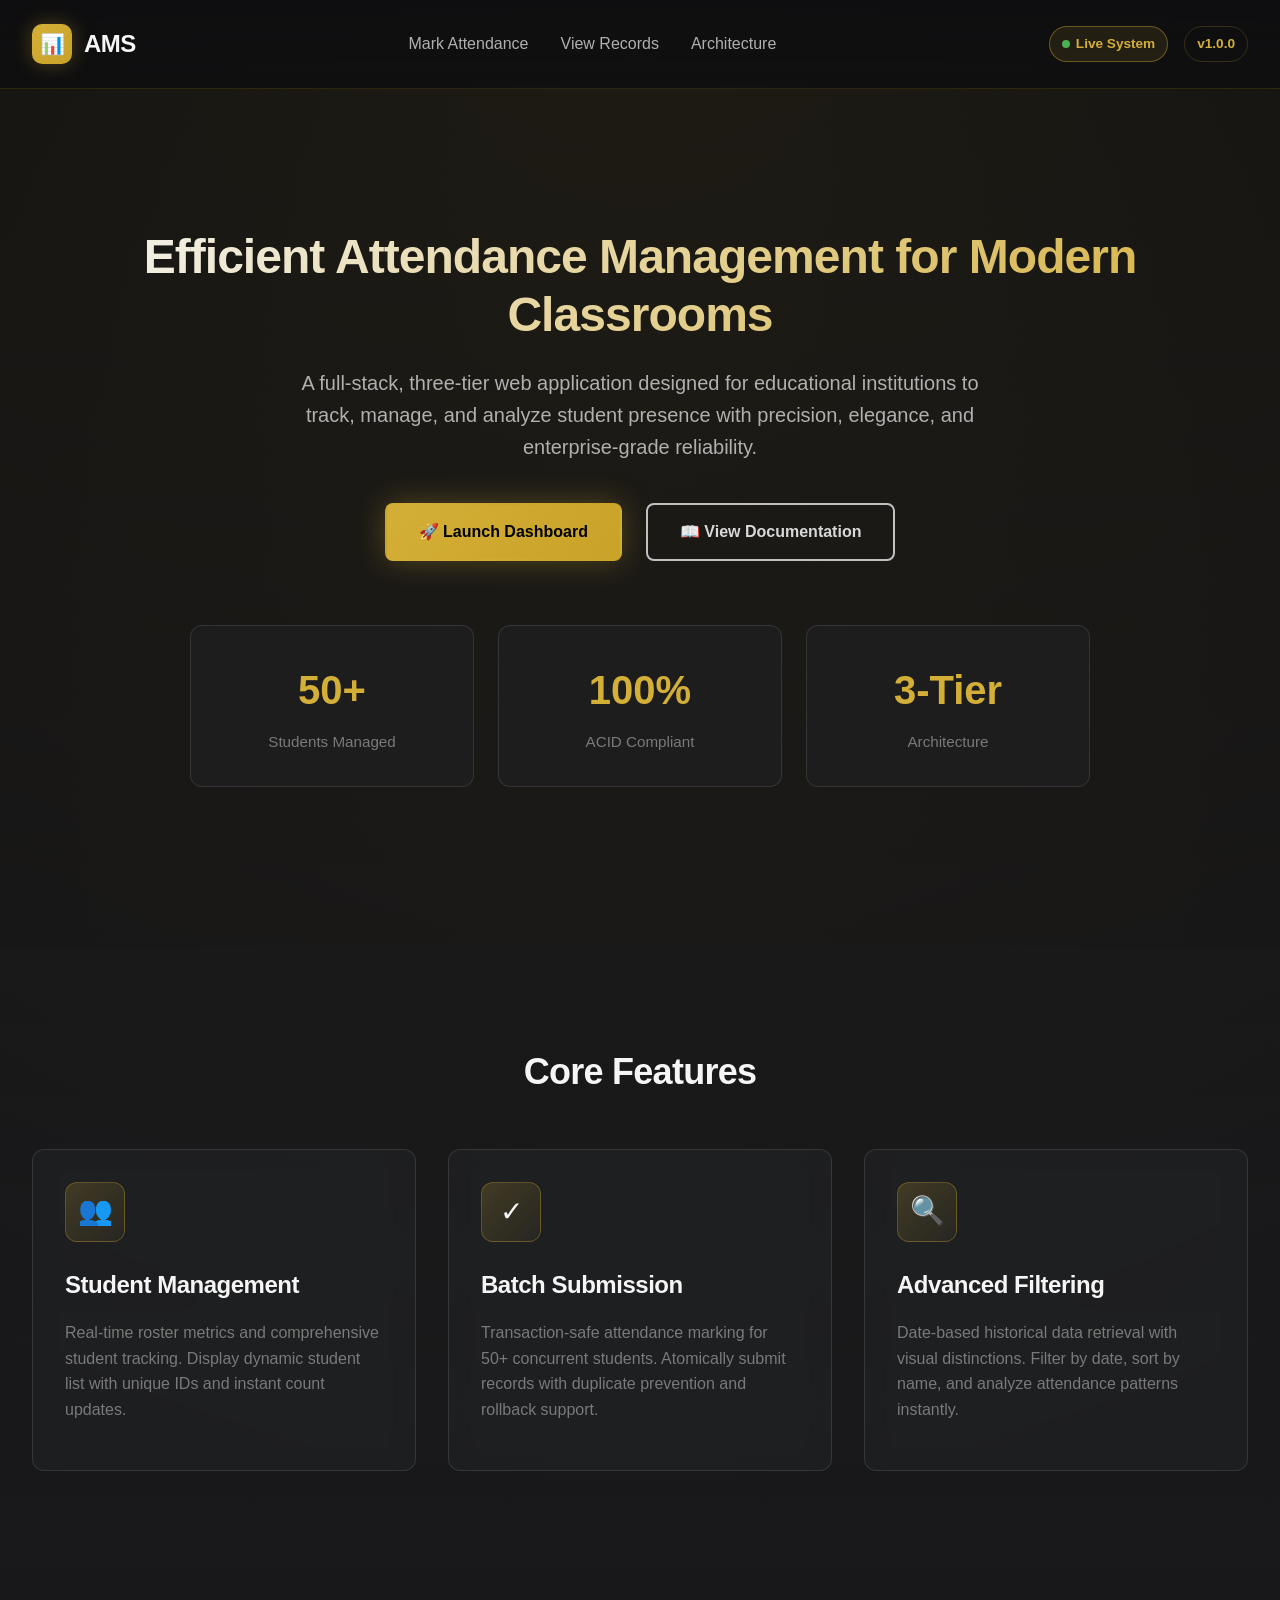
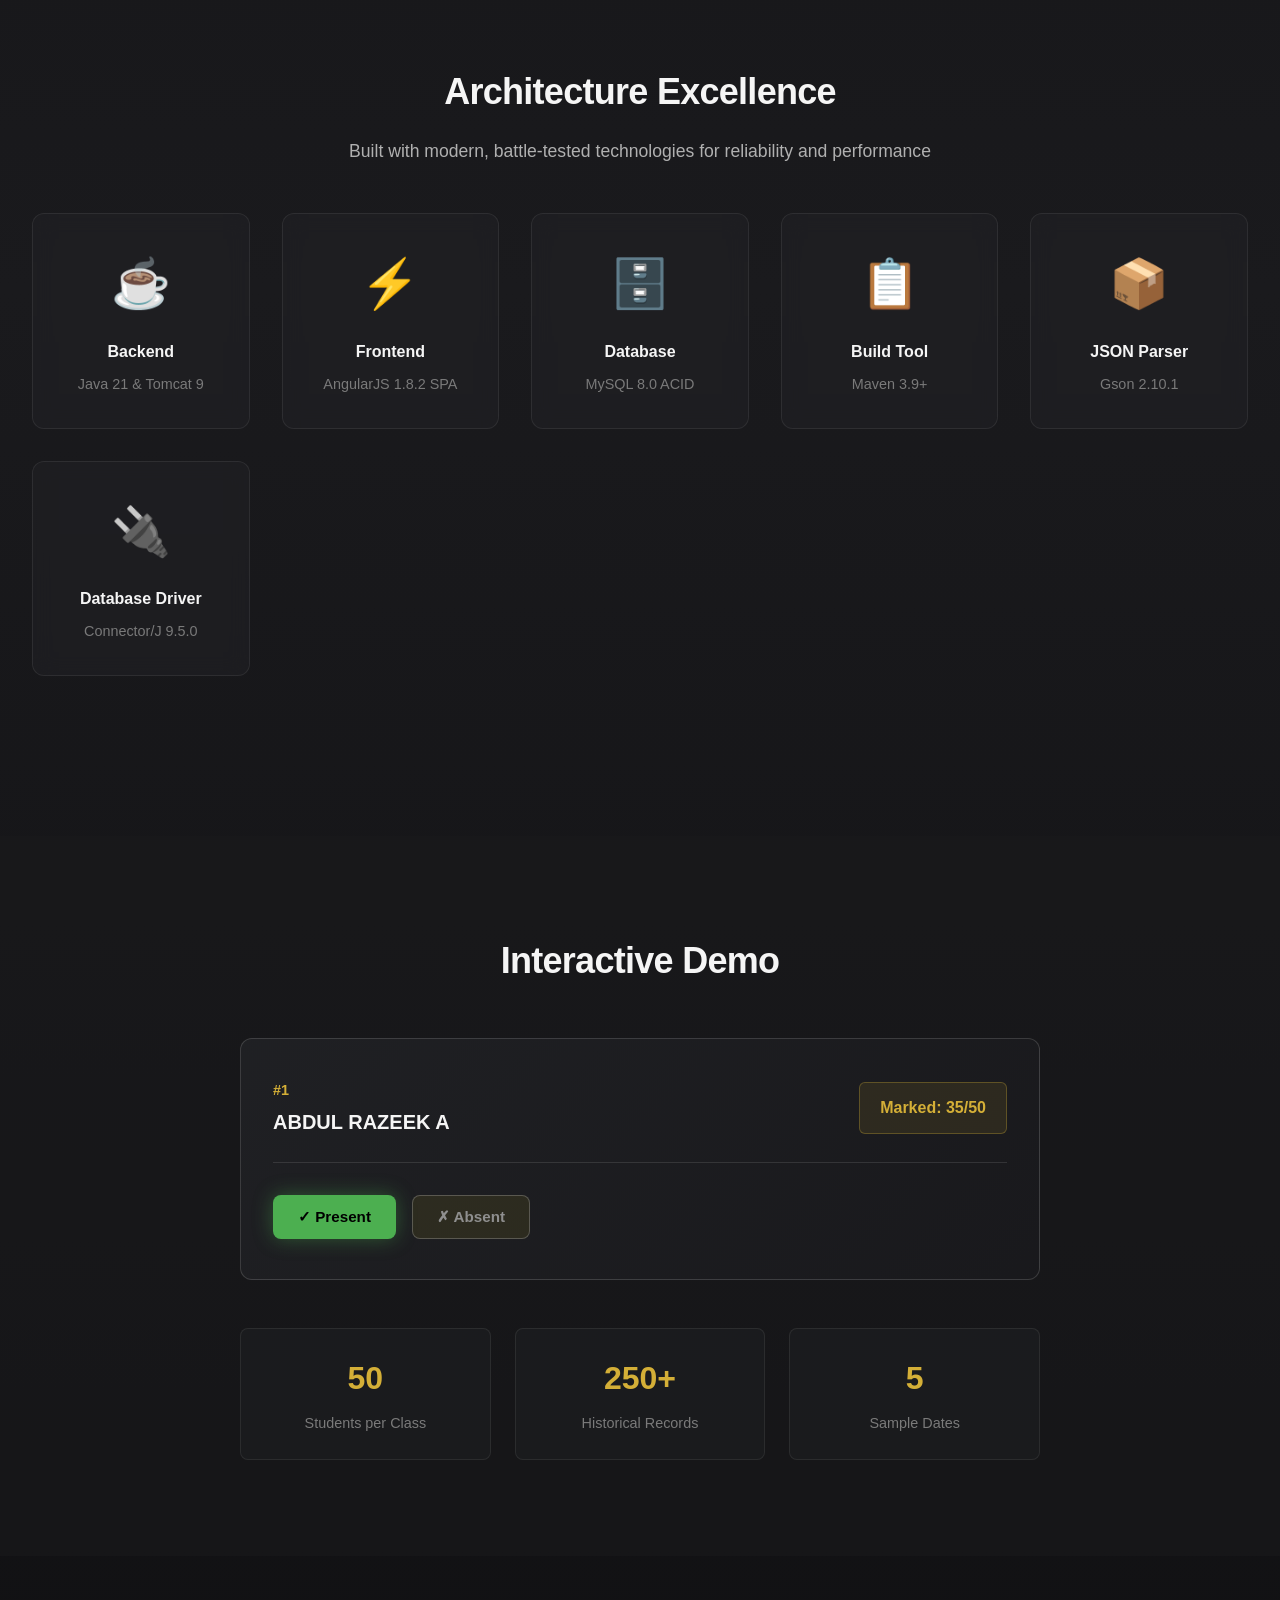
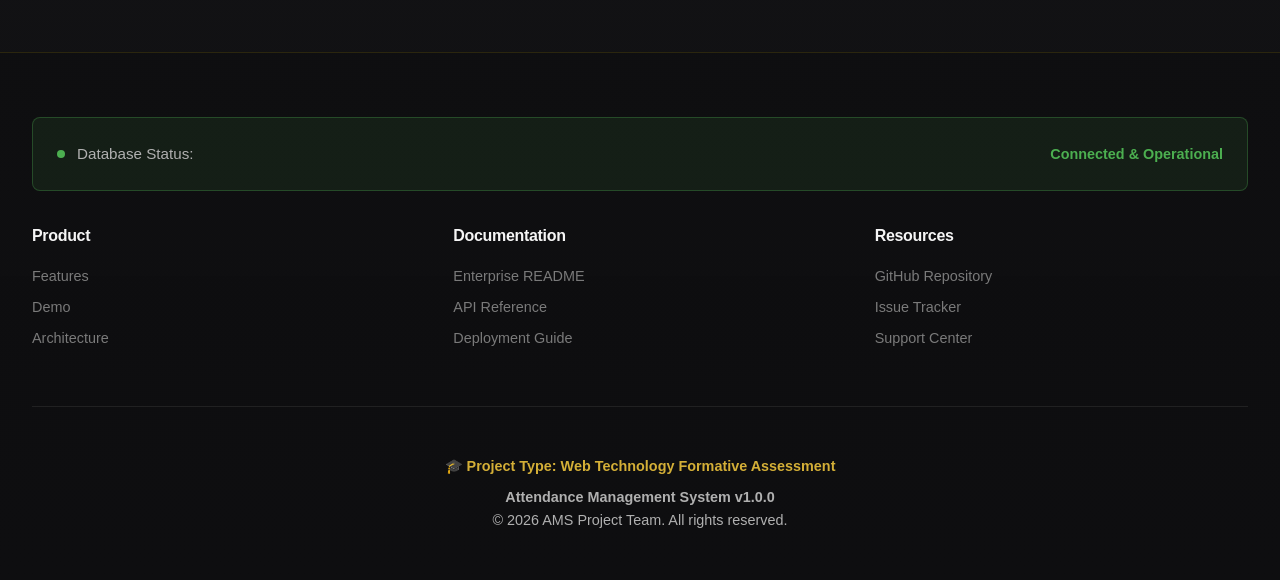
<file: src/main/webapp/landing.html>
<!DOCTYPE html>
<html lang="en">
<head>
    <meta charset="UTF-8">
    <meta name="viewport" content="width=device-width, initial-scale=1.0">
    <title>AMS | Attendance Management System - Enterprise Solution</title>
    <link rel="icon" type="image/png" href="favicon.png">
    <style>
        /* ===== CSS VARIABLES: 60:30:10 Color Palette ===== */
        :root {
            /* Primary (60%) - Deep Charcoal */
            --primary-bg: #0E0E10;
            --primary-bg-2: #1A1A1D;
            --primary-bg-3: #222326;

            /* Secondary (30%) - Silver/Platinum */
            --secondary-main: #C0C0C0;
            --secondary-soft: #D9D9D9;
            --secondary-muted: #8F8F8F;
            --secondary-light: #E8E8E8;

            /* Accent (10%) - Gold/Amber */
            --accent-main: #D4AF37;
            --accent-hover: #C9A227;
            --accent-glow: #FFD700;
            --accent-dim: #8B7D1F;

            /* Text Colors */
            --text-primary: #F5F5F5;
            --text-secondary: #B0B0B0;
            --text-muted: #7A7A7A;

            /* Semantic Colors */
            --success: #4CAF50;
            --success-dim: #2E7D32;
            --error: #F44336;
            --warning: #FFC107;
        }

        /* ===== GLOBAL STYLES ===== */
        * {
            margin: 0;
            padding: 0;
            box-sizing: border-box;
        }

        html {
            scroll-behavior: smooth;
        }

        body {
            font-family: -apple-system, BlinkMacSystemFont, "Segoe UI", Roboto, Oxygen, Ubuntu, Cantarell, sans-serif;
            background: radial-gradient(circle at top, rgba(212, 175, 55, 0.08), transparent 40%), 
                        linear-gradient(180deg, var(--primary-bg) 0%, var(--primary-bg-2) 50%, var(--primary-bg) 100%);
            color: var(--text-primary);
            line-height: 1.6;
            overflow-x: hidden;
        }

        /* Smooth scrollbar */
        ::-webkit-scrollbar {
            width: 12px;
        }

        ::-webkit-scrollbar-track {
            background: var(--primary-bg-2);
        }

        ::-webkit-scrollbar-thumb {
            background: var(--accent-main);
            border-radius: 6px;
        }

        ::-webkit-scrollbar-thumb:hover {
            background: var(--accent-hover);
        }

        /* ===== TYPOGRAPHY ===== */
        h1, h2, h3, h4, h5, h6 {
            font-weight: 700;
            letter-spacing: -0.02em;
        }

        h1 {
            font-size: 3rem;
            line-height: 1.2;
        }

        h2 {
            font-size: 2.25rem;
            margin-bottom: 1.5rem;
        }

        h3 {
            font-size: 1.5rem;
            margin-bottom: 1rem;
        }

        p {
            color: var(--text-secondary);
            margin-bottom: 1rem;
        }

        /* ===== UTILITIES ===== */
        .container {
            max-width: 1400px;
            margin: 0 auto;
            padding: 0 2rem;
        }

        .section {
            padding: 6rem 0;
        }

        .grid {
            display: grid;
            gap: 2rem;
        }

        .grid-2 {
            grid-template-columns: repeat(auto-fit, minmax(350px, 1fr));
        }

        .grid-3 {
            grid-template-columns: repeat(auto-fit, minmax(300px, 1fr));
        }

        /* ===== BUTTONS ===== */
        .btn {
            display: inline-flex;
            align-items: center;
            justify-content: center;
            padding: 14px 32px;
            border-radius: 8px;
            font-size: 1rem;
            font-weight: 600;
            cursor: pointer;
            transition: all 0.3s cubic-bezier(0.25, 0.46, 0.45, 0.94);
            text-decoration: none;
            border: 2px solid transparent;
            white-space: nowrap;
            gap: 8px;
        }

        .btn-primary {
            background: linear-gradient(135deg, var(--accent-main), var(--accent-hover));
            color: #000;
            box-shadow: 0 0 30px rgba(212, 175, 55, 0.3);
            border: 2px solid transparent;
        }

        .btn-primary:hover {
            transform: translateY(-3px);
            box-shadow: 0 10px 40px rgba(212, 175, 55, 0.5);
            background: linear-gradient(135deg, var(--accent-glow), var(--accent-main));
        }

        .btn-secondary {
            background: transparent;
            color: var(--secondary-soft);
            border: 2px solid var(--secondary-main);
        }

        .btn-secondary:hover {
            background: rgba(192, 192, 192, 0.1);
            color: var(--accent-main);
            border-color: var(--accent-main);
            box-shadow: 0 0 20px rgba(212, 175, 55, 0.2);
        }

        .btn:disabled {
            opacity: 0.5;
            cursor: not-allowed;
        }

        /* ===== CARDS (GLASSMORPHISM) ===== */
        .card {
            background: rgba(34, 35, 38, 0.6);
            backdrop-filter: blur(10px);
            border: 1px solid rgba(192, 192, 192, 0.15);
            border-radius: 12px;
            padding: 2rem;
            transition: all 0.3s ease;
            position: relative;
            overflow: hidden;
        }

        .card::before {
            content: '';
            position: absolute;
            top: 0;
            left: 0;
            right: 0;
            height: 1px;
            background: linear-gradient(90deg, transparent, rgba(212, 175, 55, 0.3), transparent);
            opacity: 0;
            transition: opacity 0.3s ease;
        }

        .card:hover {
            background: rgba(34, 35, 38, 0.8);
            border-color: rgba(192, 192, 192, 0.35);
            transform: translateY(-8px);
            box-shadow: 0 20px 40px rgba(0, 0, 0, 0.4);
        }

        .card:hover::before {
            opacity: 1;
        }

        /* ===== BADGES & STATUS ===== */
        .badge {
            display: inline-flex;
            align-items: center;
            gap: 6px;
            padding: 6px 12px;
            background: rgba(212, 175, 55, 0.1);
            border: 1px solid rgba(212, 175, 55, 0.4);
            border-radius: 20px;
            font-size: 0.85rem;
            color: var(--accent-main);
            font-weight: 600;
        }

        .pulse {
            width: 8px;
            height: 8px;
            border-radius: 50%;
            background: var(--success);
            animation: pulse 2s infinite;
        }

        @keyframes pulse {
            0% {
                box-shadow: 0 0 0 0 rgba(76, 175, 80, 0.7);
            }
            70% {
                box-shadow: 0 0 0 10px rgba(76, 175, 80, 0);
            }
            100% {
                box-shadow: 0 0 0 0 rgba(76, 175, 80, 0);
            }
        }

        /* ===== HEADER ===== */
        header {
            position: fixed;
            top: 0;
            width: 100%;
            z-index: 1000;
            background: linear-gradient(180deg, rgba(14, 14, 16, 0.95), rgba(14, 14, 16, 0.8));
            backdrop-filter: blur(10px);
            border-bottom: 1px solid rgba(255, 215, 0, 0.12);
            padding: 1.5rem 0;
        }

        .header-wrapper {
            display: flex;
            justify-content: space-between;
            align-items: center;
        }

        .logo {
            display: flex;
            align-items: center;
            gap: 12px;
            text-decoration: none;
            color: var(--text-primary);
            font-size: 1.5rem;
            font-weight: 800;
            letter-spacing: -0.02em;
        }

        .logo-icon {
            width: 40px;
            height: 40px;
            background: linear-gradient(135deg, var(--accent-main), var(--accent-hover));
            border-radius: 10px;
            display: flex;
            align-items: center;
            justify-content: center;
            font-size: 1.25rem;
            box-shadow: 0 0 20px rgba(212, 175, 55, 0.3);
        }

        .nav {
            display: flex;
            gap: 2rem;
            align-items: center;
        }

        .nav-link {
            color: var(--text-secondary);
            text-decoration: none;
            font-weight: 500;
            transition: color 0.3s ease;
            position: relative;
        }

        .nav-link::after {
            content: '';
            position: absolute;
            bottom: -5px;
            left: 0;
            width: 0;
            height: 2px;
            background: var(--accent-main);
            transition: width 0.3s ease;
        }

        .nav-link:hover {
            color: var(--accent-main);
        }

        .nav-link:hover::after {
            width: 100%;
        }

        .header-badges {
            display: flex;
            gap: 1rem;
            align-items: center;
        }

        /* ===== HERO SECTION ===== */
        .hero {
            margin-top: 100px;
            padding: 8rem 0 6rem;
            text-align: center;
        }

        .hero-content h1 {
            background: linear-gradient(135deg, var(--text-primary), var(--accent-main));
            -webkit-background-clip: text;
            -webkit-text-fill-color: transparent;
            background-clip: text;
            margin-bottom: 1.5rem;
        }

        .hero-content p {
            font-size: 1.25rem;
            color: var(--text-secondary);
            margin-bottom: 2.5rem;
            max-width: 700px;
            margin-left: auto;
            margin-right: auto;
        }

        .hero-cta {
            display: flex;
            gap: 1.5rem;
            justify-content: center;
            margin-bottom: 4rem;
            flex-wrap: wrap;
        }

        .hero-graphic {
            display: grid;
            grid-template-columns: repeat(3, 1fr);
            gap: 1.5rem;
            margin-top: 4rem;
            max-width: 900px;
            margin-left: auto;
            margin-right: auto;
        }

        .stat-box {
            background: rgba(34, 35, 38, 0.5);
            backdrop-filter: blur(10px);
            border: 1px solid rgba(192, 192, 192, 0.15);
            padding: 2rem;
            border-radius: 12px;
            text-align: center;
            transition: all 0.3s ease;
        }

        .stat-box:hover {
            background: rgba(34, 35, 38, 0.7);
            border-color: rgba(212, 175, 55, 0.3);
            transform: translateY(-5px);
        }

        .stat-number {
            font-size: 2.5rem;
            font-weight: 800;
            color: var(--accent-main);
            margin-bottom: 0.5rem;
        }

        .stat-label {
            color: var(--text-muted);
            font-size: 0.95rem;
        }

        /* ===== FEATURES SECTION ===== */
        .features {
            background: rgba(26, 26, 29, 0.5);
            margin-top: 4rem;
        }

        .feature-card {
            position: relative;
        }

        .feature-icon {
            width: 60px;
            height: 60px;
            background: linear-gradient(135deg, rgba(212, 175, 55, 0.2), rgba(212, 175, 55, 0.05));
            border: 1px solid rgba(212, 175, 55, 0.3);
            border-radius: 12px;
            display: flex;
            align-items: center;
            justify-content: center;
            font-size: 1.75rem;
            margin-bottom: 1.5rem;
            transition: all 0.3s ease;
        }

        .feature-card:hover .feature-icon {
            background: linear-gradient(135deg, var(--accent-main), var(--accent-hover));
            border-color: var(--accent-main);
            transform: scale(1.1);
            box-shadow: 0 0 30px rgba(212, 175, 55, 0.4);
        }

        .feature-card h3 {
            color: var(--text-primary);
        }

        .feature-card p {
            color: var(--text-muted);
        }

        /* ===== TECH STACK SECTION ===== */
        .tech-stack {
            text-align: center;
        }

        .tech-grid {
            display: grid;
            grid-template-columns: repeat(auto-fit, minmax(200px, 1fr));
            gap: 2rem;
            margin-top: 3rem;
        }

        .tech-item {
            background: rgba(34, 35, 38, 0.5);
            backdrop-filter: blur(10px);
            border: 1px solid rgba(192, 192, 192, 0.1);
            padding: 2rem 1.5rem;
            border-radius: 12px;
            transition: all 0.3s ease;
        }

        .tech-item:hover {
            background: rgba(34, 35, 38, 0.8);
            border-color: rgba(212, 175, 55, 0.3);
            transform: translateY(-5px);
            box-shadow: 0 0 30px rgba(212, 175, 55, 0.15);
        }

        .tech-icon {
            font-size: 3rem;
            margin-bottom: 1rem;
            display: inline-block;
        }

        .tech-name {
            font-weight: 700;
            color: var(--text-primary);
            margin-bottom: 0.5rem;
        }

        .tech-version {
            color: var(--text-muted);
            font-size: 0.9rem;
        }

        /* ===== DEMO SECTION ===== */
        .demo-section {
            background: rgba(26, 26, 29, 0.5);
            margin-top: 4rem;
        }

        .demo-container {
            max-width: 800px;
            margin: 0 auto;
        }

        .student-card-demo {
            background: linear-gradient(135deg, rgba(34, 35, 38, 0.8), rgba(26, 26, 29, 0.8));
            border: 1px solid rgba(192, 192, 192, 0.2);
            padding: 2.5rem 2rem;
            border-radius: 12px;
            margin-bottom: 3rem;
        }

        .student-header {
            display: flex;
            justify-content: space-between;
            align-items: center;
            margin-bottom: 2rem;
            padding-bottom: 1.5rem;
            border-bottom: 1px solid rgba(192, 192, 192, 0.15);
        }

        .student-info {
            text-align: left;
        }

        .student-id {
            color: var(--accent-main);
            font-size: 0.9rem;
            font-weight: 600;
            margin-bottom: 0.25rem;
        }

        .student-name {
            color: var(--text-primary);
            font-size: 1.25rem;
            font-weight: 700;
        }

        .kpi-display {
            background: rgba(212, 175, 55, 0.1);
            border: 1px solid rgba(212, 175, 55, 0.3);
            padding: 0.75rem 1.25rem;
            border-radius: 6px;
            color: var(--accent-main);
            font-weight: 700;
        }

        .button-group {
            display: flex;
            gap: 1rem;
            justify-content: flex-start;
        }

        .btn-demo {
            padding: 12px 24px;
            border-radius: 8px;
            font-weight: 600;
            cursor: pointer;
            transition: all 0.3s ease;
            border: none;
            font-size: 0.95rem;
        }

        .btn-present {
            background: rgba(76, 175, 80, 0.15);
            color: #4CAF50;
            border: 1px solid rgba(76, 175, 80, 0.4);
        }

        .btn-present:hover,
        .btn-present.active {
            background: #4CAF50;
            color: #000;
            box-shadow: 0 0 20px rgba(76, 175, 80, 0.4);
        }

        .btn-absent {
            background: rgba(139, 125, 31, 0.15);
            color: var(--secondary-muted);
            border: 1px solid rgba(192, 192, 192, 0.3);
        }

        .btn-absent:hover,
        .btn-absent.active {
            background: rgba(192, 192, 192, 0.15);
            color: var(--text-secondary);
            border-color: var(--secondary-main);
        }

        .demo-grid {
            display: grid;
            grid-template-columns: repeat(auto-fit, minmax(250px, 1fr));
            gap: 1.5rem;
            margin-top: 2rem;
        }

        .demo-feature {
            padding: 1.5rem;
            background: rgba(34, 35, 38, 0.4);
            border: 1px solid rgba(192, 192, 192, 0.1);
            border-radius: 8px;
            text-align: center;
        }

        .demo-feature-num {
            font-size: 2rem;
            color: var(--accent-main);
            font-weight: 800;
            margin-bottom: 0.5rem;
        }

        .demo-feature-label {
            color: var(--text-muted);
            font-size: 0.9rem;
        }

        /* ===== FOOTER ===== */
        footer {
            background: linear-gradient(180deg, rgba(14, 14, 16, 0.95), rgba(14, 14, 16, 1));
            border-top: 1px solid rgba(255, 215, 0, 0.12);
            padding: 4rem 0 2rem;
            margin-top: 6rem;
        }

        .footer-content {
            display: grid;
            grid-template-columns: repeat(auto-fit, minmax(240px, 1fr));
            gap: 3rem;
            margin-bottom: 3rem;
            padding-bottom: 3rem;
            border-bottom: 1px solid rgba(192, 192, 192, 0.1);
        }

        .footer-section h4 {
            color: var(--text-primary);
            margin-bottom: 1rem;
        }

        .footer-section p {
            color: var(--text-muted);
            font-size: 0.9rem;
            margin-bottom: 0.5rem;
        }

        .footer-section a {
            color: var(--text-muted);
            text-decoration: none;
            transition: color 0.3s ease;
            font-size: 0.9rem;
        }

        .footer-section a:hover {
            color: var(--accent-main);
        }

        .system-pulse {
            background: rgba(76, 175, 80, 0.1);
            border: 1px solid rgba(76, 175, 80, 0.3);
            padding: 1.5rem;
            border-radius: 8px;
            display: flex;
            align-items: center;
            justify-content: space-between;
            margin-bottom: 2rem;
        }

        .pulse-content {
            display: flex;
            align-items: center;
            gap: 12px;
        }

        .pulse-label {
            color: var(--text-secondary);
            font-size: 0.95rem;
        }

        .pulse-status {
            color: var(--success);
            font-weight: 600;
            font-size: 0.9rem;
        }

        .footer-bottom {
            text-align: center;
            color: var(--text-muted);
            font-size: 0.9rem;
        }

        .footer-credits {
            color: var(--accent-main);
            margin-bottom: 0.5rem;
            font-weight: 600;
        }

        /* ===== RESPONSIVE ===== */
        @media (max-width: 768px) {
            h1 {
                font-size: 2rem;
            }

            h2 {
                font-size: 1.75rem;
            }

            .container {
                padding: 0 1rem;
            }

            .section {
                padding: 3rem 0;
            }

            .hero {
                margin-top: 80px;
                padding: 4rem 0 3rem;
            }

            .nav {
                gap: 1rem;
                font-size: 0.9rem;
            }

            .hero-graphic {
                grid-template-columns: 1fr;
            }

            .hero-cta {
                flex-direction: column;
                align-items: center;
            }

            .btn {
                width: 100%;
                max-width: 300px;
            }

            .header-badges {
                flex-direction: column;
                align-items: flex-start;
                gap: 0.5rem;
            }
        }

        /* ===== ANIMATIONS ===== */
        @keyframes fadeInUp {
            from {
                opacity: 0;
                transform: translateY(30px);
            }
            to {
                opacity: 1;
                transform: translateY(0);
            }
        }

        .animate-in {
            animation: fadeInUp 0.6s ease-out;
        }
    </style>
</head>
<body>
    <!-- ===== HEADER ===== -->
    <header>
        <div class="container">
            <div class="header-wrapper">
                <a href="#" class="logo">
                    <div class="logo-icon">📊</div>
                    <span>AMS</span>
                </a>
                <nav class="nav">
                    <a href="#features" class="nav-link">Mark Attendance</a>
                    <a href="#demo" class="nav-link">View Records</a>
                    <a href="#tech" class="nav-link">Architecture</a>
                </nav>
                <div class="header-badges">
                    <span class="badge">
                        <div class="pulse"></div>
                        Live System
                    </span>
                    <span class="badge" style="background: transparent; border-color: rgba(212, 175, 55, 0.2);">
                        v1.0.0
                    </span>
                </div>
            </div>
        </div>
    </header>

    <!-- ===== HERO SECTION ===== -->
    <section class="hero">
        <div class="container">
            <div class="hero-content animate-in">
                <h1>Efficient Attendance Management for Modern Classrooms</h1>
                <p>
                    A full-stack, three-tier web application designed for educational institutions to track, 
                    manage, and analyze student presence with precision, elegance, and enterprise-grade reliability.
                </p>
                <div class="hero-cta">
                    <a href="index.html" class="btn btn-primary">
                        🚀 Launch Dashboard
                    </a>
                    <a href="README_ENTERPRISE.md" class="btn btn-secondary">
                        📖 View Documentation
                    </a>
                </div>
            </div>

            <div class="hero-graphic">
                <div class="stat-box">
                    <div class="stat-number">50+</div>
                    <div class="stat-label">Students Managed</div>
                </div>
                <div class="stat-box">
                    <div class="stat-number">100%</div>
                    <div class="stat-label">ACID Compliant</div>
                </div>
                <div class="stat-box">
                    <div class="stat-number">3-Tier</div>
                    <div class="stat-label">Architecture</div>
                </div>
            </div>
        </div>
    </section>

    <!-- ===== FEATURES SECTION ===== -->
    <section class="section features" id="features">
        <div class="container">
            <h2 style="text-align: center; margin-bottom: 3rem;">Core Features</h2>
            <div class="grid grid-3">
                <div class="card feature-card">
                    <div class="feature-icon">👥</div>
                    <h3>Student Management</h3>
                    <p>
                        Real-time roster metrics and comprehensive student tracking. Display dynamic student 
                        list with unique IDs and instant count updates.
                    </p>
                </div>
                <div class="card feature-card">
                    <div class="feature-icon">✓</div>
                    <h3>Batch Submission</h3>
                    <p>
                        Transaction-safe attendance marking for 50+ concurrent students. Atomically submit 
                        records with duplicate prevention and rollback support.
                    </p>
                </div>
                <div class="card feature-card">
                    <div class="feature-icon">🔍</div>
                    <h3>Advanced Filtering</h3>
                    <p>
                        Date-based historical data retrieval with visual distinctions. Filter by date, 
                        sort by name, and analyze attendance patterns instantly.
                    </p>
                </div>
            </div>
        </div>
    </section>

    <!-- ===== TECH STACK SECTION ===== -->
    <section class="section tech-stack" id="tech">
        <div class="container">
            <h2 style="margin-bottom: 1rem;">Architecture Excellence</h2>
            <p style="font-size: 1.1rem; margin-bottom: 3rem;">
                Built with modern, battle-tested technologies for reliability and performance
            </p>
            <div class="tech-grid">
                <div class="tech-item">
                    <div class="tech-icon">☕</div>
                    <div class="tech-name">Backend</div>
                    <div class="tech-version">Java 21 & Tomcat 9</div>
                </div>
                <div class="tech-item">
                    <div class="tech-icon">⚡</div>
                    <div class="tech-name">Frontend</div>
                    <div class="tech-version">AngularJS 1.8.2 SPA</div>
                </div>
                <div class="tech-item">
                    <div class="tech-icon">🗄️</div>
                    <div class="tech-name">Database</div>
                    <div class="tech-version">MySQL 8.0 ACID</div>
                </div>
                <div class="tech-item">
                    <div class="tech-icon">📋</div>
                    <div class="tech-name">Build Tool</div>
                    <div class="tech-version">Maven 3.9+</div>
                </div>
                <div class="tech-item">
                    <div class="tech-icon">📦</div>
                    <div class="tech-name">JSON Parser</div>
                    <div class="tech-version">Gson 2.10.1</div>
                </div>
                <div class="tech-item">
                    <div class="tech-icon">🔌</div>
                    <div class="tech-name">Database Driver</div>
                    <div class="tech-version">Connector/J 9.5.0</div>
                </div>
            </div>
        </div>
    </section>

    <!-- ===== DEMO SECTION ===== -->
    <section class="section demo-section" id="demo">
        <div class="container">
            <h2 style="text-align: center; margin-bottom: 3rem;">Interactive Demo</h2>
            <div class="demo-container">
                <div class="student-card-demo">
                    <div class="student-header">
                        <div class="student-info">
                            <div class="student-id">#1</div>
                            <div class="student-name">ABDUL RAZEEK A</div>
                        </div>
                        <div class="kpi-display">Marked: 35/50</div>
                    </div>
                    <div class="button-group">
                        <button class="btn-demo btn-present active" onclick="toggleDemo(this, 'present')">
                            ✓ Present
                        </button>
                        <button class="btn-demo btn-absent" onclick="toggleDemo(this, 'absent')">
                            ✗ Absent
                        </button>
                    </div>
                </div>

                <div class="demo-grid">
                    <div class="demo-feature">
                        <div class="demo-feature-num">50</div>
                        <div class="demo-feature-label">Students per Class</div>
                    </div>
                    <div class="demo-feature">
                        <div class="demo-feature-num">250+</div>
                        <div class="demo-feature-label">Historical Records</div>
                    </div>
                    <div class="demo-feature">
                        <div class="demo-feature-num">5</div>
                        <div class="demo-feature-label">Sample Dates</div>
                    </div>
                </div>
            </div>
        </div>
    </section>

    <!-- ===== FOOTER ===== -->
    <footer>
        <div class="container">
            <div class="system-pulse">
                <div class="pulse-content">
                    <div class="pulse"></div>
                    <span class="pulse-label">Database Status:</span>
                </div>
                <span class="pulse-status">Connected & Operational</span>
            </div>

            <div class="footer-content">
                <div class="footer-section">
                    <h4>Product</h4>
                    <p><a href="#features">Features</a></p>
                    <p><a href="#demo">Demo</a></p>
                    <p><a href="#tech">Architecture</a></p>
                </div>
                <div class="footer-section">
                    <h4>Documentation</h4>
                    <p><a href="README_ENTERPRISE.md">Enterprise README</a></p>
                    <p><a href="#">API Reference</a></p>
                    <p><a href="#">Deployment Guide</a></p>
                </div>
                <div class="footer-section">
                    <h4>Resources</h4>
                    <p><a href="#">GitHub Repository</a></p>
                    <p><a href="#">Issue Tracker</a></p>
                    <p><a href="#">Support Center</a></p>
                </div>
            </div>

            <div class="footer-bottom">
                <div class="footer-credits">
                    🎓 Project Type: Web Technology Formative Assessment
                </div>
                <p>
                    <strong>Attendance Management System v1.0.0</strong><br>
                    © 2026 AMS Project Team. All rights reserved.
                </p>
            </div>
        </div>
    </footer>

    <!-- ===== SCRIPTS ===== -->
    <script>
        // Smooth scroll to section
        function scrollToSection(sectionId) {
            const section = document.getElementById(sectionId);
            if (section) {
                section.scrollIntoView({ behavior: 'smooth' });
            }
        }

        // Interactive demo toggle
        function toggleDemo(button, state) {
            const isDemo = button.closest('.student-card-demo');
            const buttons = isDemo.querySelectorAll('.btn-demo');
            
            buttons.forEach(btn => btn.classList.remove('active'));
            button.classList.add('active');
        }

        // Add animation on scroll
        const observerOptions = {
            threshold: 0.1,
            rootMargin: '0px 0px -100px 0px'
        };

        const observer = new IntersectionObserver((entries) => {
            entries.forEach(entry => {
                if (entry.isIntersecting) {
                    entry.target.classList.add('animate-in');
                }
            });
        }, observerOptions);

        document.querySelectorAll('.card, .stat-box, .tech-item').forEach(el => {
            observer.observe(el);
        });

        // Active nav link on scroll
        window.addEventListener('scroll', () => {
            let current = '';
            document.querySelectorAll('section').forEach(section => {
                const sectionTop = section.offsetTop;
                if (pageYOffset >= sectionTop - 200) {
                    current = section.getAttribute('id');
                }
            });

            document.querySelectorAll('.nav-link').forEach(link => {
                link.classList.remove('active');
                if (link.getAttribute('href').substring(1) === current) {
                    link.style.color = 'var(--accent-main)';
                } else {
                    link.style.color = 'var(--text-secondary)';
                }
            });
        });
    </script>
</body>
</html>
</file>
